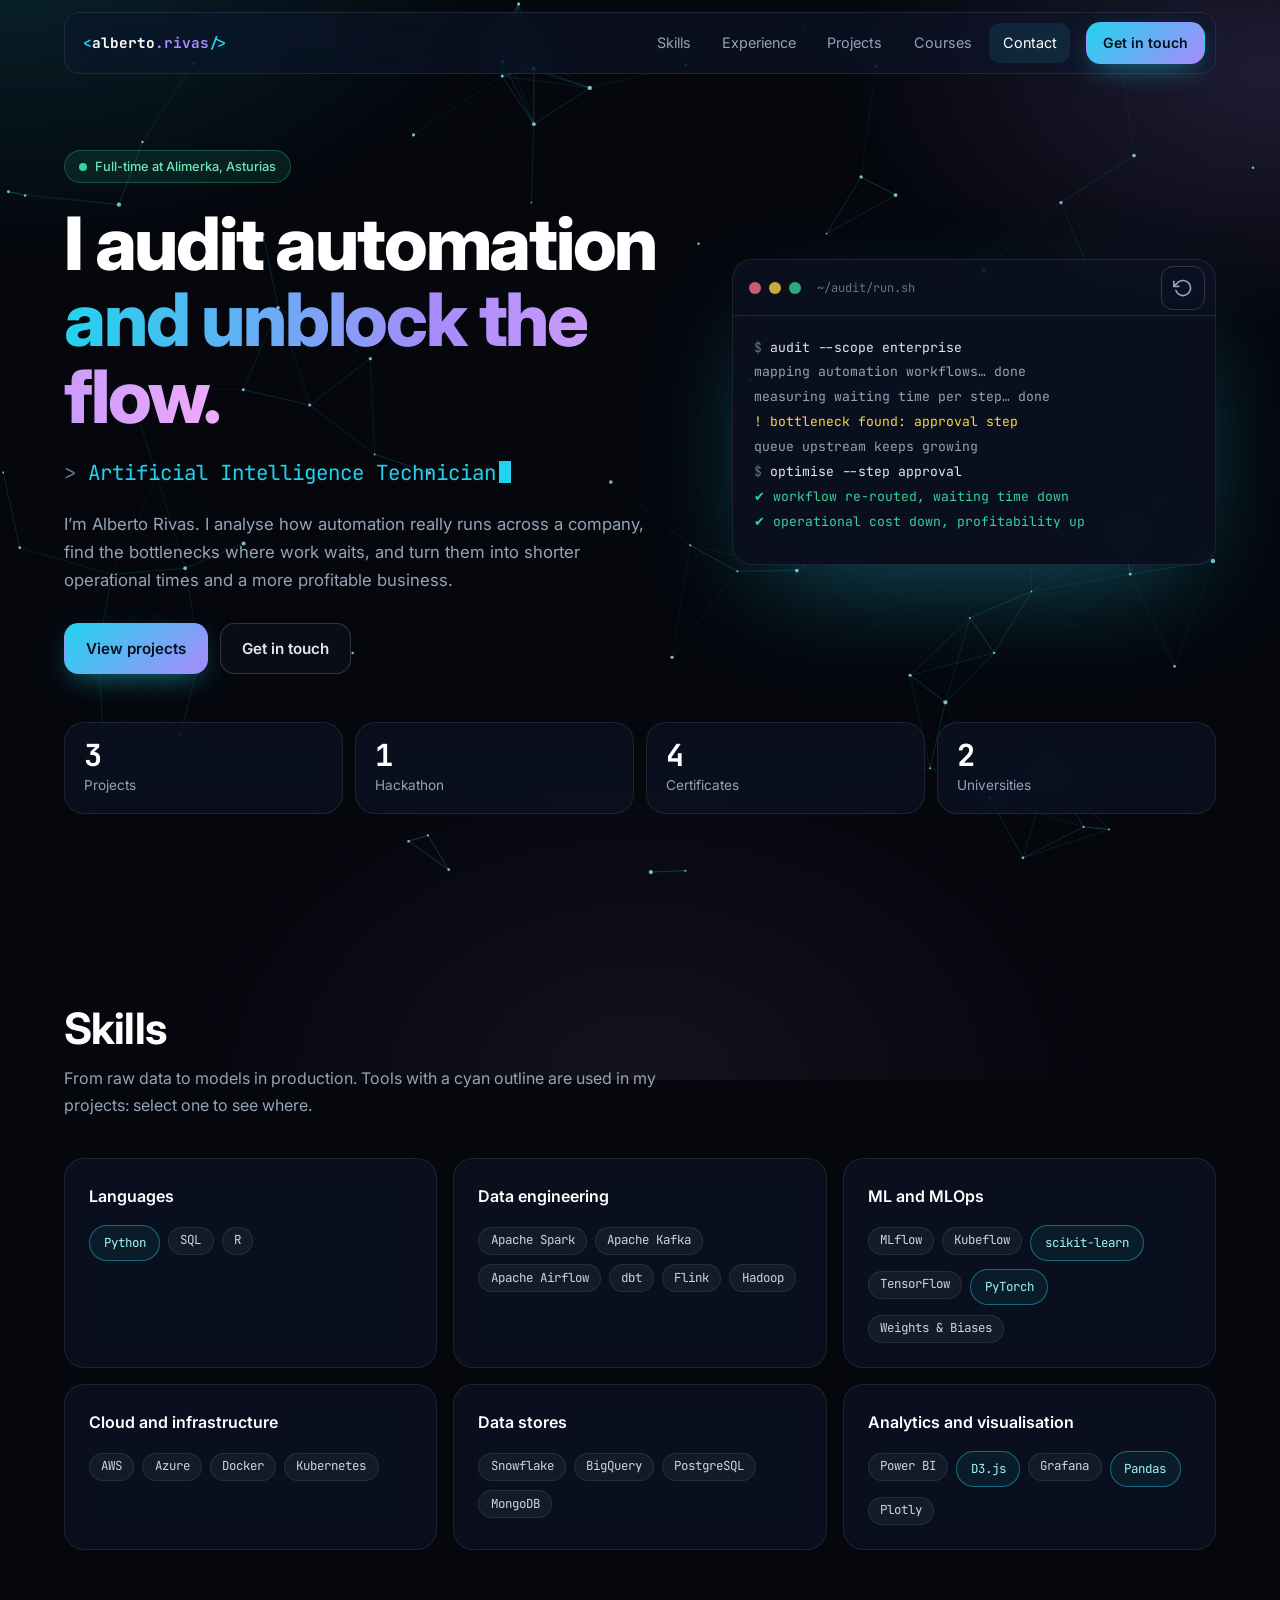
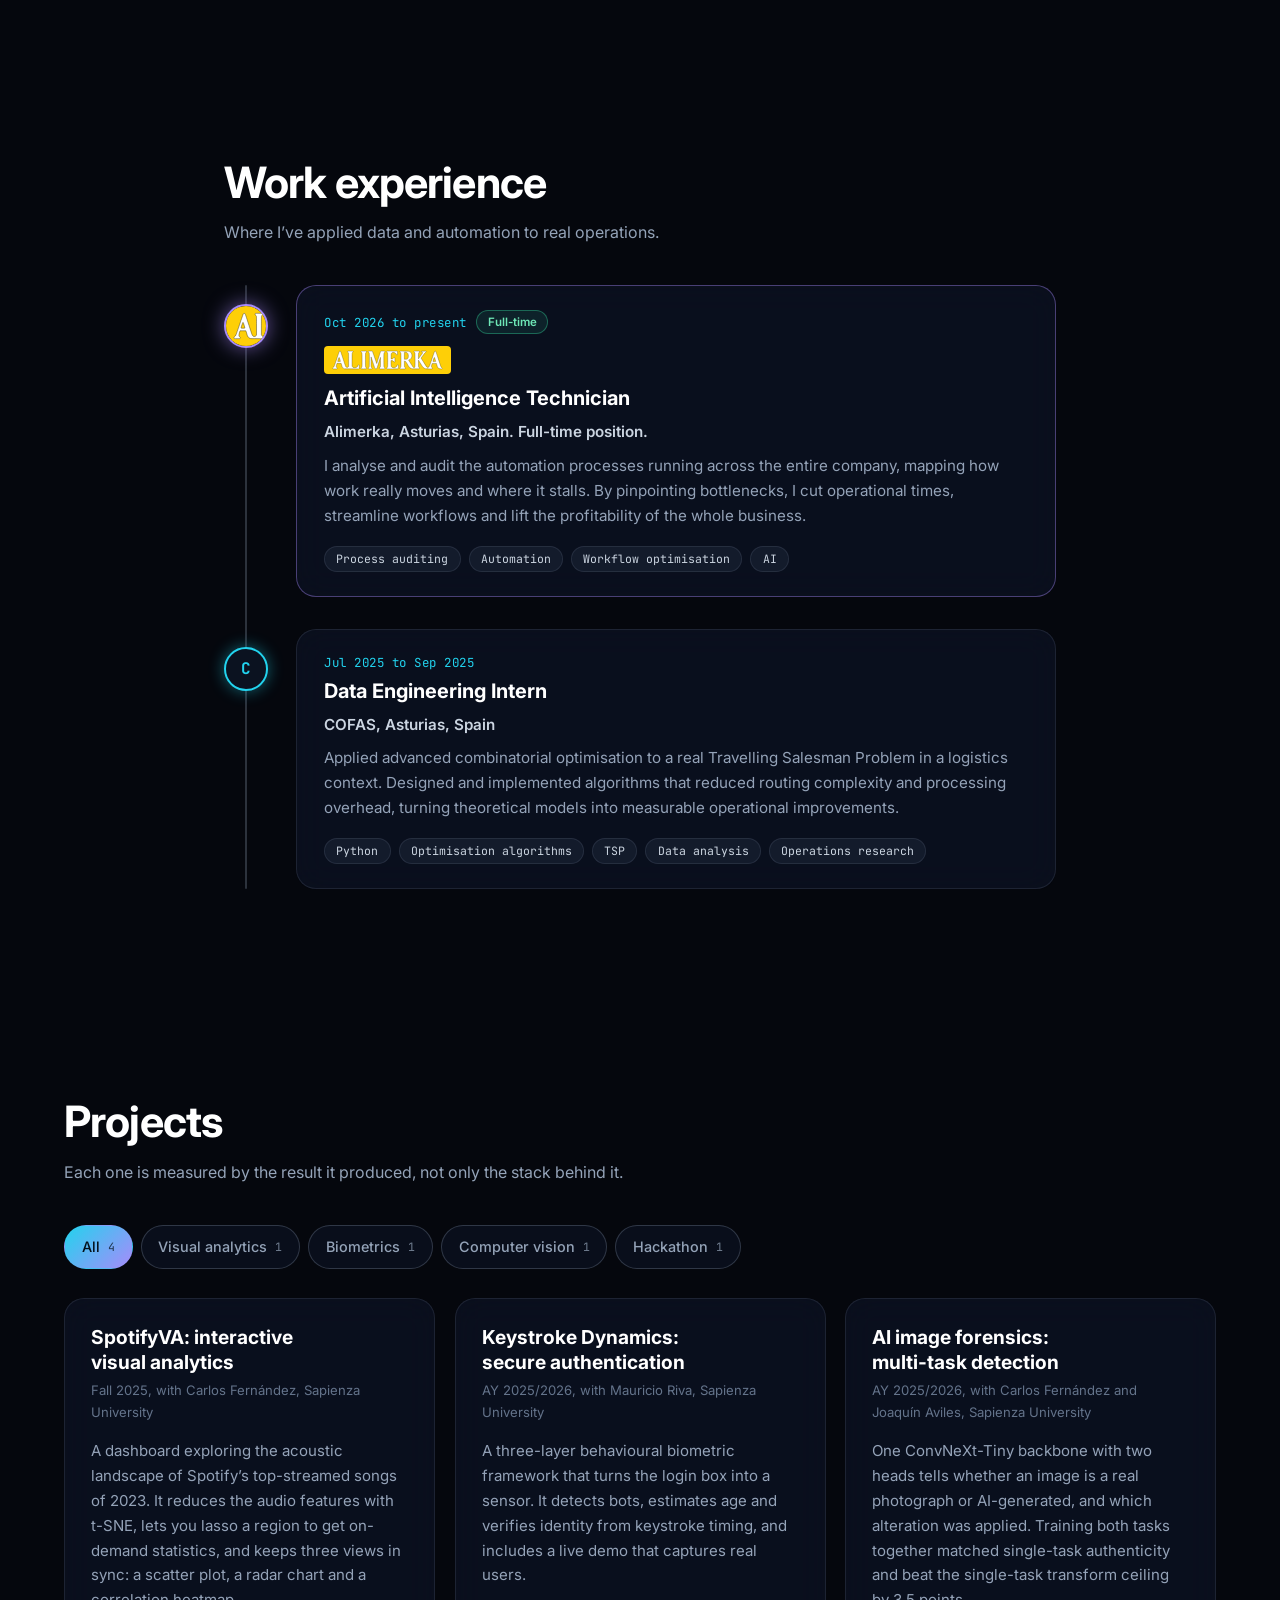
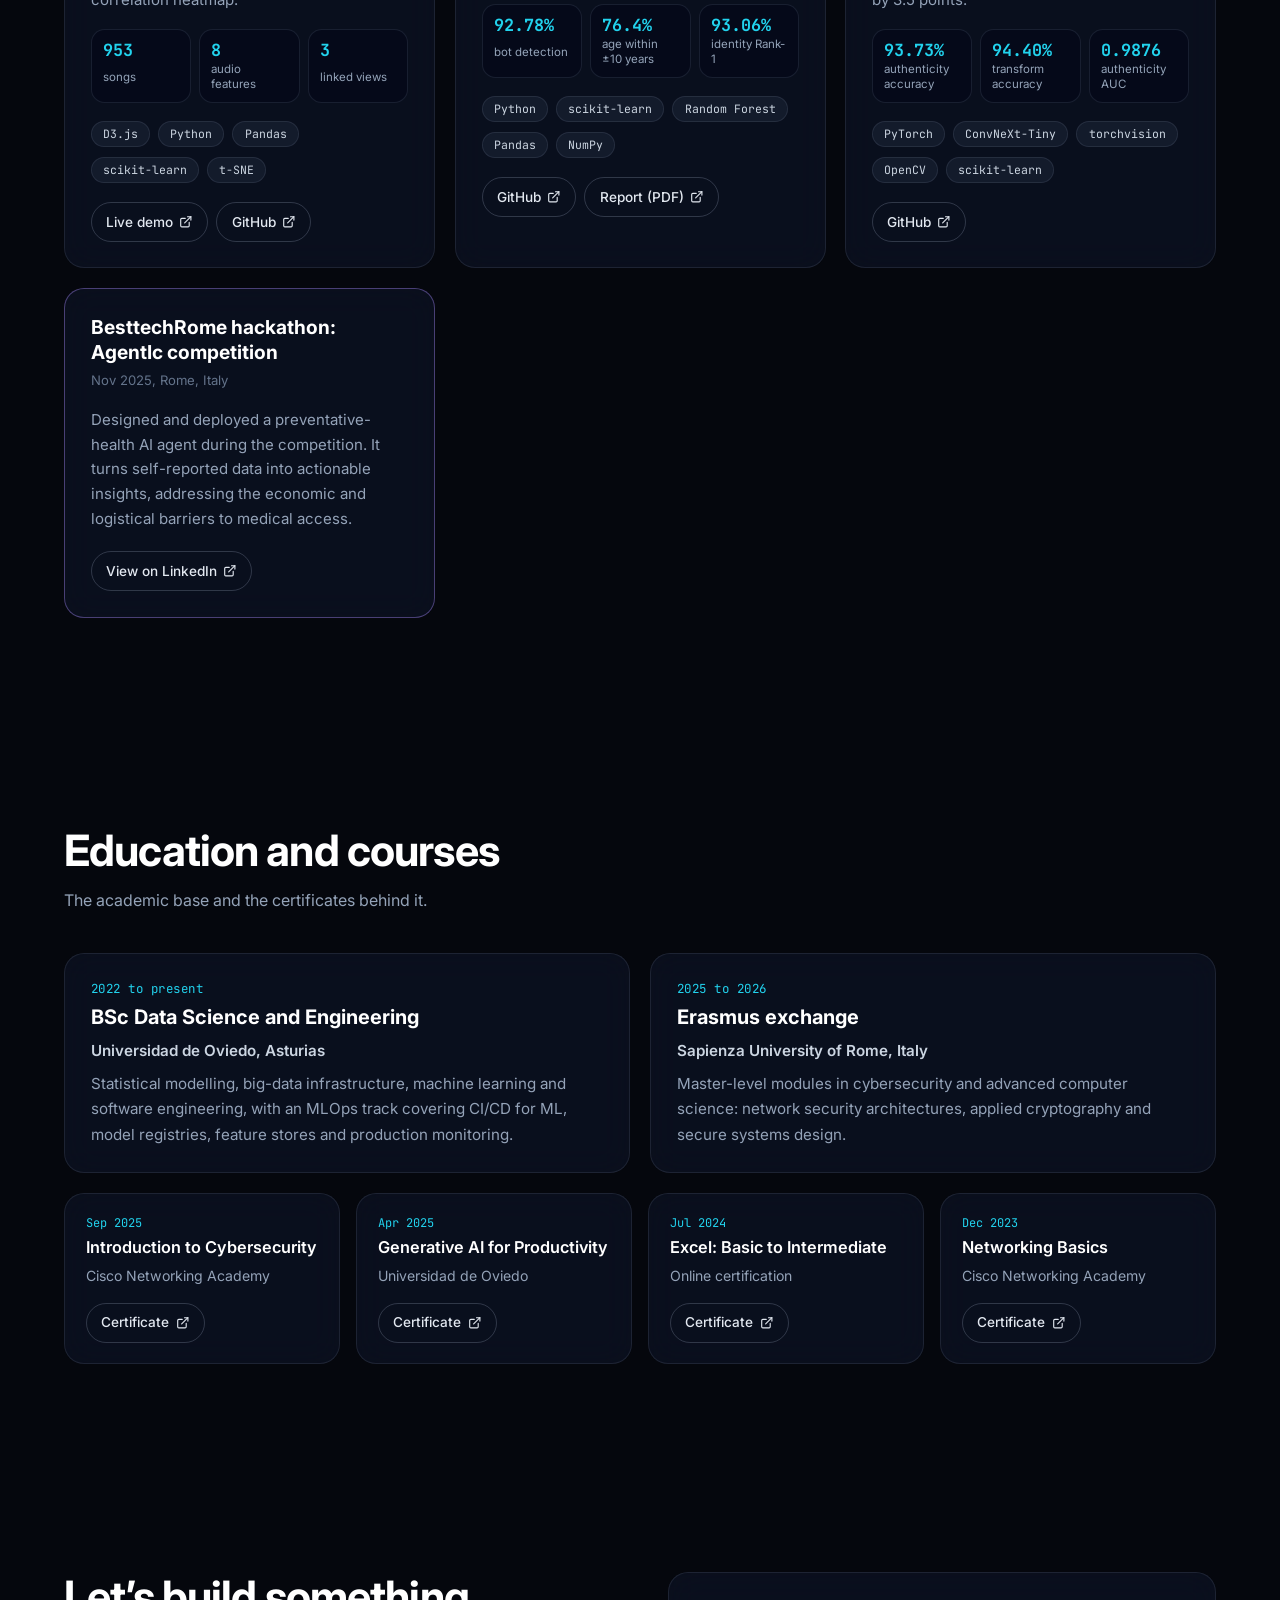
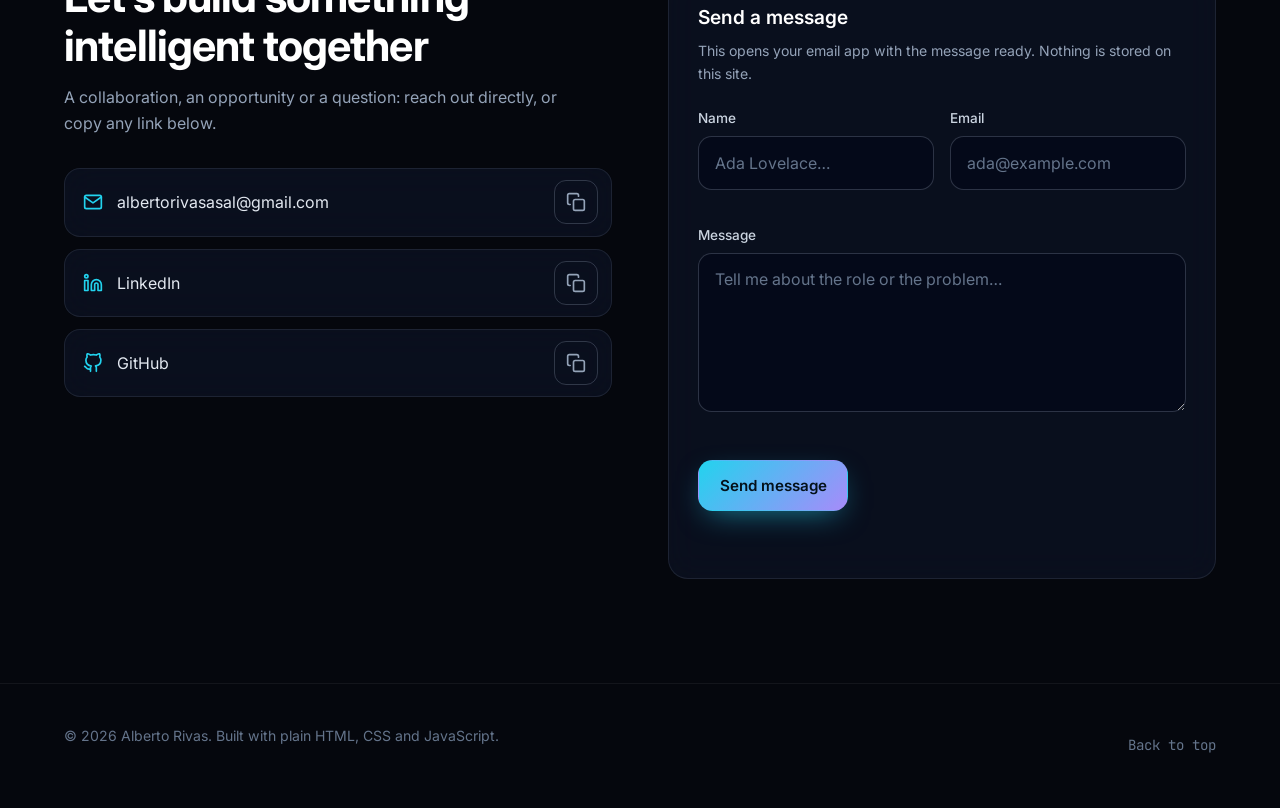
<file: index.html>
<!DOCTYPE html>
<html lang="en">
<head>
  <meta charset="UTF-8" />
  <meta name="viewport" content="width=device-width, initial-scale=1" />
  <meta name="theme-color" content="#05070d" />
  <meta name="color-scheme" content="dark" />
  <meta name="description" content="Alberto Rivas, Artificial Intelligence Technician at Alimerka. Process automation, data science and MLOps." />
  <title>Alberto Rivas | AI Technician and Data Engineer</title>

  <link rel="preconnect" href="https://fonts.googleapis.com" />
  <link rel="preconnect" href="https://fonts.gstatic.com" crossorigin />
  <link href="https://fonts.googleapis.com/css2?family=Inter:wght@400;500;600;700;800&family=JetBrains+Mono:wght@400;500;700&display=swap" rel="stylesheet" />
  <link rel="stylesheet" href="styles.css" />
  <script>document.documentElement.classList.add('js');</script>
</head>
<body>
  <a class="skip-link" href="#main">Skip to content</a>

  <!-- Icon sprite -->
  <svg width="0" height="0" style="position:absolute" aria-hidden="true" focusable="false">
    <defs>
      <symbol id="i-copy" viewBox="0 0 24 24"><rect x="9" y="9" width="13" height="13" rx="2"/><path d="M5 15H4a2 2 0 0 1-2-2V4a2 2 0 0 1 2-2h9a2 2 0 0 1 2 2v1"/></symbol>
      <symbol id="i-check" viewBox="0 0 24 24"><polyline points="20 6 9 17 4 12"/></symbol>
      <symbol id="i-ext" viewBox="0 0 24 24"><path d="M18 13v6a2 2 0 0 1-2 2H5a2 2 0 0 1-2-2V8a2 2 0 0 1 2-2h6"/><polyline points="15 3 21 3 21 9"/><line x1="10" y1="14" x2="21" y2="3"/></symbol>
      <symbol id="i-mail" viewBox="0 0 24 24"><path d="M4 4h16a2 2 0 0 1 2 2v12a2 2 0 0 1-2 2H4a2 2 0 0 1-2-2V6a2 2 0 0 1 2-2z"/><polyline points="22,6 12,13 2,6"/></symbol>
      <symbol id="i-github" viewBox="0 0 24 24"><path d="M9 19c-5 1.5-5-2.5-7-3m14 6v-3.87a3.37 3.37 0 0 0-.94-2.61c3.14-.35 6.44-1.54 6.44-7A5.44 5.44 0 0 0 20 4.77 5.07 5.07 0 0 0 19.91 1S18.73.65 16 2.48a13.38 13.38 0 0 0-7 0C6.27.65 5.09 1 5.09 1A5.07 5.07 0 0 0 5 4.77a5.44 5.44 0 0 0-1.5 3.78c0 5.42 3.3 6.61 6.44 7A3.37 3.37 0 0 0 9 18.13V22"/></symbol>
      <symbol id="i-linkedin" viewBox="0 0 24 24"><path d="M16 8a6 6 0 0 1 6 6v7h-4v-7a2 2 0 0 0-2-2 2 2 0 0 0-2 2v7h-4v-7a6 6 0 0 1 6-6z"/><rect x="2" y="9" width="4" height="12"/><circle cx="4" cy="4" r="2"/></symbol>
      <symbol id="i-menu" viewBox="0 0 24 24"><line x1="3" y1="6" x2="21" y2="6"/><line x1="3" y1="12" x2="21" y2="12"/><line x1="3" y1="18" x2="21" y2="18"/></symbol>
      <symbol id="i-x" viewBox="0 0 24 24"><line x1="18" y1="6" x2="6" y2="18"/><line x1="6" y1="6" x2="18" y2="18"/></symbol>
      <symbol id="i-replay" viewBox="0 0 24 24"><polyline points="1 4 1 10 7 10"/><path d="M3.51 15a9 9 0 1 0 2.13-9.36L1 10"/></symbol>
    </defs>
  </svg>

  <canvas id="net" aria-hidden="true"></canvas>
  <div class="aurora" aria-hidden="true"></div>
  <div class="cursor-glow" id="cursor-glow" aria-hidden="true"></div>
  <div class="progress" id="progress" aria-hidden="true"></div>

  <!-- Header -->
  <header class="header" id="header">
    <nav class="nav glass" aria-label="Main">
      <a class="nav__logo" href="#hero" translate="no">
        <span class="c-cyan">&lt;</span>alberto<span class="c-violet">.rivas</span><span class="c-cyan"> /&gt;</span>
      </a>
      <ul class="nav__links" id="nav-links">
        <li><a class="nav__link" href="#skills">Skills</a></li>
        <li><a class="nav__link" href="#experience">Experience</a></li>
        <li><a class="nav__link" href="#projects">Projects</a></li>
        <li><a class="nav__link" href="#courses">Courses</a></li>
        <li><a class="nav__link" href="#contact">Contact</a></li>
      </ul>
      <a class="btn btn--primary btn--sm nav__cta" href="#contact">Get in touch</a>
      <button class="nav__toggle" id="nav-toggle" type="button" aria-expanded="false" aria-controls="mobile-menu" aria-label="Open menu">
        <svg class="icon" aria-hidden="true"><use href="#i-menu"/></svg>
      </button>
    </nav>
    <div class="mobile-menu glass" id="mobile-menu" hidden>
      <ul>
        <li><a href="#skills">Skills</a></li>
        <li><a href="#experience">Experience</a></li>
        <li><a href="#projects">Projects</a></li>
        <li><a href="#courses">Courses</a></li>
        <li><a href="#contact">Contact</a></li>
      </ul>
    </div>
  </header>

  <main id="main">
    <!-- Hero -->
    <section class="hero" id="hero" aria-labelledby="hero-title">
      <div class="container hero__grid">
        <div class="hero__copy">
          <p class="status reveal">
            <span class="pulse" aria-hidden="true"></span>
            Full-time at Alimerka, Asturias
          </p>
          <h1 class="hero__title reveal" id="hero-title" style="--d:80ms">
            I audit automation<br />
            <span class="text-gradient">and unblock the flow.</span>
          </h1>
          <p class="hero__role reveal" style="--d:160ms">
            <span class="c-dim" aria-hidden="true">&gt;</span>
            <span id="ticker" class="ticker" aria-hidden="true">Artificial Intelligence Technician</span>
            <span class="sr-only">Artificial Intelligence Technician at Alimerka, full-time</span>
          </p>
          <p class="hero__lede reveal" style="--d:240ms">
            I’m Alberto Rivas. I analyse how automation really runs across a company,
            find the bottlenecks where work waits, and turn them into shorter operational
            times and a more profitable business.
          </p>
          <div class="hero__cta reveal" style="--d:320ms">
            <a class="btn btn--primary" href="#projects">View projects</a>
            <a class="btn btn--ghost" href="#contact">Get in touch</a>
          </div>
        </div>

        <div class="terminal glass reveal" style="--d:200ms">
          <div class="terminal__bar">
            <span class="dot dot--r"></span><span class="dot dot--y"></span><span class="dot dot--g"></span>
            <span class="terminal__title" translate="no">~/audit/run.sh</span>
            <button class="icon-btn" id="term-replay" type="button" aria-label="Replay the audit animation">
              <svg class="icon" aria-hidden="true"><use href="#i-replay"/></svg>
            </button>
          </div>
          <div class="terminal__body" id="terminal" aria-hidden="true"></div>
          <p class="sr-only">Illustrative terminal output: workflows are mapped, a bottleneck is detected, and an optimisation is proposed.</p>
        </div>

        <dl class="stats reveal" style="--d:400ms">
          <div class="stat glass"><dt>Projects</dt><dd data-count="3">3</dd></div>
          <div class="stat glass"><dt>Hackathon</dt><dd data-count="1">1</dd></div>
          <div class="stat glass"><dt>Certificates</dt><dd data-count="4">4</dd></div>
          <div class="stat glass"><dt>Universities</dt><dd data-count="2">2</dd></div>
        </dl>
      </div>
    </section>

    <!-- Skills -->
    <section class="section" id="skills" aria-labelledby="skills-title">
      <div class="container">
        <div class="section__head reveal">
          <h2 class="h2" id="skills-title">Skills</h2>
          <p>
            From raw data to models in production. Tools with a cyan outline are used in my
            projects: select one to see where.
          </p>
        </div>

        <div class="skills">
          <article class="skill glass reveal">
            <h3>Languages</h3>
            <ul class="badges" translate="no">
              <li><button class="badge badge--tool" type="button" data-tool="python">Python</button></li>
              <li><span class="badge">SQL</span></li>
              <li><span class="badge">R</span></li>
            </ul>
          </article>
          <article class="skill glass reveal" style="--d:60ms">
            <h3>Data engineering</h3>
            <ul class="badges" translate="no">
              <li><span class="badge">Apache Spark</span></li>
              <li><span class="badge">Apache Kafka</span></li>
              <li><span class="badge">Apache Airflow</span></li>
              <li><span class="badge">dbt</span></li>
              <li><span class="badge">Flink</span></li>
              <li><span class="badge">Hadoop</span></li>
            </ul>
          </article>
          <article class="skill glass reveal" style="--d:120ms">
            <h3>ML and MLOps</h3>
            <ul class="badges" translate="no">
              <li><span class="badge">MLflow</span></li>
              <li><span class="badge">Kubeflow</span></li>
              <li><button class="badge badge--tool" type="button" data-tool="scikit-learn">scikit-learn</button></li>
              <li><span class="badge">TensorFlow</span></li>
              <li><button class="badge badge--tool" type="button" data-tool="pytorch">PyTorch</button></li>
              <li><span class="badge">Weights&nbsp;&amp;&nbsp;Biases</span></li>
            </ul>
          </article>
          <article class="skill glass reveal">
            <h3>Cloud and infrastructure</h3>
            <ul class="badges" translate="no">
              <li><span class="badge">AWS</span></li>
              <li><span class="badge">Azure</span></li>
              <li><span class="badge">Docker</span></li>
              <li><span class="badge">Kubernetes</span></li>
            </ul>
          </article>
          <article class="skill glass reveal" style="--d:60ms">
            <h3>Data stores</h3>
            <ul class="badges" translate="no">
              <li><span class="badge">Snowflake</span></li>
              <li><span class="badge">BigQuery</span></li>
              <li><span class="badge">PostgreSQL</span></li>
              <li><span class="badge">MongoDB</span></li>
            </ul>
          </article>
          <article class="skill glass reveal" style="--d:120ms">
            <h3>Analytics and visualisation</h3>
            <ul class="badges" translate="no">
              <li><span class="badge">Power BI</span></li>
              <li><button class="badge badge--tool" type="button" data-tool="d3.js">D3.js</button></li>
              <li><span class="badge">Grafana</span></li>
              <li><button class="badge badge--tool" type="button" data-tool="pandas">Pandas</button></li>
              <li><span class="badge">Plotly</span></li>
            </ul>
          </article>
        </div>
      </div>
    </section>

    <!-- Experience -->
    <section class="section" id="experience" aria-labelledby="exp-title">
      <div class="container container--narrow">
        <div class="section__head reveal">
          <h2 class="h2" id="exp-title">Work experience</h2>
          <p>Where I’ve applied data and automation to real operations.</p>
        </div>

        <ol class="timeline" id="timeline">
          <li class="t-item reveal">
            <div class="t-logo t-logo--now" data-fallback="A">
              <img src="assets/alimerka-mark.svg" alt="" width="44" height="44" />
            </div>
            <article class="t-card glass t-card--now">
              <div class="t-top">
                <p class="t-date"><time>Oct 2026</time> to present</p>
                <span class="tag-ft">Full-time</span>
              </div>
              <img class="t-brand" src="assets/alimerka-logo.svg" alt="Alimerka" width="126" height="28" />
              <h3>Artificial Intelligence Technician</h3>
              <p class="t-company">Alimerka, Asturias, Spain. Full-time position.</p>
              <p>
                I analyse and audit the automation processes running across the entire
                company, mapping how work really moves and where it stalls. By pinpointing
                bottlenecks, I cut operational times, streamline workflows and lift the
                profitability of the whole business.
              </p>
              <ul class="badges badges--sm" translate="no">
                <li><span class="badge">Process auditing</span></li>
                <li><span class="badge">Automation</span></li>
                <li><span class="badge">Workflow optimisation</span></li>
                <li><span class="badge">AI</span></li>
              </ul>
            </article>
          </li>

          <li class="t-item reveal">
            <div class="t-logo" data-fallback="C">
              <img src="https://media1.giphy.com/media/v1.Y2lkPTc5MGI3NjExMzU5dXljNmxmbHBobm1jdnRsMzl6czJ3bDN1anZlaGhhbjNyZjU3eiZlcD12MV9pbnRlcm5hbF9naWZfYnlfaWQmY3Q9Zw/Tlemc1Y9TOzDxT4aGC/giphy.gif" alt="COFAS logo" width="44" height="44" loading="lazy" />
            </div>
            <article class="t-card glass">
              <p class="t-date"><time>Jul 2025</time> to <time>Sep 2025</time></p>
              <h3>Data Engineering Intern</h3>
              <p class="t-company">COFAS, Asturias, Spain</p>
              <p>
                Applied advanced combinatorial optimisation to a real Travelling Salesman
                Problem in a logistics context. Designed and implemented algorithms that
                reduced routing complexity and processing overhead, turning theoretical
                models into measurable operational improvements.
              </p>
              <ul class="badges badges--sm" translate="no">
                <li><span class="badge">Python</span></li>
                <li><span class="badge">Optimisation algorithms</span></li>
                <li><span class="badge">TSP</span></li>
                <li><span class="badge">Data analysis</span></li>
                <li><span class="badge">Operations research</span></li>
              </ul>
            </article>
          </li>
        </ol>
      </div>
    </section>

    <!-- Projects -->
    <section class="section" id="projects" aria-labelledby="projects-title">
      <div class="container">
        <div class="section__head reveal">
          <h2 class="h2" id="projects-title">Projects</h2>
          <p>Each one is measured by the result it produced, not only the stack behind it.</p>
        </div>

        <div class="filters reveal" role="group" aria-label="Filter projects by category" id="filters">
          <button class="filter" type="button" data-cat="all" aria-pressed="true">All <span class="filter__n" data-n="all"></span></button>
          <button class="filter" type="button" data-cat="visual" aria-pressed="false">Visual analytics <span class="filter__n" data-n="visual"></span></button>
          <button class="filter" type="button" data-cat="biometrics" aria-pressed="false">Biometrics <span class="filter__n" data-n="biometrics"></span></button>
          <button class="filter" type="button" data-cat="vision" aria-pressed="false">Computer vision <span class="filter__n" data-n="vision"></span></button>
          <button class="filter" type="button" data-cat="hackathon" aria-pressed="false">Hackathon <span class="filter__n" data-n="hackathon"></span></button>
        </div>

        <p class="tool-status" id="tool-status" hidden>
          Showing projects that use <span class="badge badge--on" id="tool-label" translate="no"></span>
          <button class="link-btn" id="tool-clear" type="button">Clear filter</button>
        </p>

        <div class="projects" id="projects-grid" aria-live="polite">
          <article class="project glass" data-cat="visual" data-tools="d3.js python pandas scikit-learn">
            <header class="project__head">
              <h3>SpotifyVA: interactive visual analytics</h3>
              <p class="project__meta">Fall 2025, with Carlos Fernández, Sapienza University</p>
            </header>
            <p>
              A dashboard exploring the acoustic landscape of Spotify’s top-streamed songs of
              2023. It reduces the audio features with t-SNE, lets you lasso a region to get
              on-demand statistics, and keeps three views in sync: a scatter plot, a radar
              chart and a correlation heatmap.
            </p>
            <dl class="metrics">
              <div class="metric"><dd>953</dd><dt>songs</dt></div>
              <div class="metric"><dd>8</dd><dt>audio features</dt></div>
              <div class="metric"><dd>3</dd><dt>linked views</dt></div>
            </dl>
            <ul class="badges badges--sm" translate="no">
              <li><span class="badge">D3.js</span></li><li><span class="badge">Python</span></li><li><span class="badge">Pandas</span></li><li><span class="badge">scikit-learn</span></li><li><span class="badge">t-SNE</span></li>
            </ul>
            <p class="project__links">
              <a class="chip-link" href="https://uo295831.github.io/Visual_Analytics/" target="_blank" rel="noopener">Live demo <svg class="icon icon--sm" aria-hidden="true"><use href="#i-ext"/></svg></a>
              <a class="chip-link" href="https://github.com/UO295831/Visual_Analytics" target="_blank" rel="noopener">GitHub <svg class="icon icon--sm" aria-hidden="true"><use href="#i-ext"/></svg></a>
            </p>
          </article>

          <article class="project glass" data-cat="biometrics" data-tools="python scikit-learn pandas">
            <header class="project__head">
              <h3>Keystroke Dynamics: secure authentication</h3>
              <p class="project__meta">AY 2025/2026, with Mauricio Riva, Sapienza University</p>
            </header>
            <p>
              A three-layer behavioural biometric framework that turns the login box into a
              sensor. It detects bots, estimates age and verifies identity from keystroke
              timing, and includes a live demo that captures real users.
            </p>
            <dl class="metrics">
              <div class="metric"><dd>92.78%</dd><dt>bot detection</dt></div>
              <div class="metric"><dd>76.4%</dd><dt>age within ±10 years</dt></div>
              <div class="metric"><dd>93.06%</dd><dt>identity Rank-1</dt></div>
            </dl>
            <ul class="badges badges--sm" translate="no">
              <li><span class="badge">Python</span></li><li><span class="badge">scikit-learn</span></li><li><span class="badge">Random Forest</span></li><li><span class="badge">Pandas</span></li><li><span class="badge">NumPy</span></li>
            </ul>
            <p class="project__links">
              <a class="chip-link" href="https://github.com/alr7047/Keystroke-Dynamics" target="_blank" rel="noopener">GitHub <svg class="icon icon--sm" aria-hidden="true"><use href="#i-ext"/></svg></a>
              <a class="chip-link" href="https://github.com/alr7047/Keystroke-Dynamics/blob/main/Biometrics_Report/main.pdf" target="_blank" rel="noopener">Report (PDF) <svg class="icon icon--sm" aria-hidden="true"><use href="#i-ext"/></svg></a>
            </p>
          </article>

          <article class="project glass" data-cat="vision" data-tools="python pytorch scikit-learn">
            <header class="project__head">
              <h3>AI image forensics: multi-task detection</h3>
              <p class="project__meta">AY 2025/2026, with Carlos Fernández and Joaquín Aviles, Sapienza University</p>
            </header>
            <p>
              One ConvNeXt-Tiny backbone with two heads tells whether an image is a real
              photograph or AI-generated, and which alteration was applied. Training both
              tasks together matched single-task authenticity and beat the single-task
              transform ceiling by 3.5&nbsp;points.
            </p>
            <dl class="metrics">
              <div class="metric"><dd>93.73%</dd><dt>authenticity accuracy</dt></div>
              <div class="metric"><dd>94.40%</dd><dt>transform accuracy</dt></div>
              <div class="metric"><dd>0.9876</dd><dt>authenticity AUC</dt></div>
            </dl>
            <ul class="badges badges--sm" translate="no">
              <li><span class="badge">PyTorch</span></li><li><span class="badge">ConvNeXt-Tiny</span></li><li><span class="badge">torchvision</span></li><li><span class="badge">OpenCV</span></li><li><span class="badge">scikit-learn</span></li>
            </ul>
            <p class="project__links">
              <a class="chip-link" href="https://github.com/UO295831/Computer-Vision-project-2.git" target="_blank" rel="noopener">GitHub <svg class="icon icon--sm" aria-hidden="true"><use href="#i-ext"/></svg></a>
            </p>
          </article>

          <article class="project project--award glass" data-cat="hackathon" data-tools="">
            <header class="project__head">
              <h3>BesttechRome hackathon: AgentIc competition</h3>
              <p class="project__meta">Nov 2025, Rome, Italy</p>
            </header>
            <p>
              Designed and deployed a preventative-health AI agent during the competition.
              It turns self-reported data into actionable insights, addressing the economic
              and logistical barriers to medical access.
            </p>
            <p class="project__links">
              <a class="chip-link" href="https://www.linkedin.com/in/alberto-rivas-casal-158316327/overlay/Certifications/1596691423/treasury/?profileId=ACoAAFJzTlQBdUCXcsDe7ppoL6VC1khjww1r0h4" target="_blank" rel="noopener">View on LinkedIn <svg class="icon icon--sm" aria-hidden="true"><use href="#i-ext"/></svg></a>
            </p>
          </article>
        </div>

        <p class="empty glass" id="projects-empty" hidden>
          No projects match this filter. Choose another category or clear the tool filter.
        </p>
      </div>
    </section>

    <!-- Education and courses -->
    <section class="section" id="courses" aria-labelledby="courses-title">
      <div class="container">
        <div class="section__head reveal">
          <h2 class="h2" id="courses-title">Education and courses</h2>
          <p>The academic base and the certificates behind it.</p>
        </div>

        <div class="edu">
          <article class="edu__card glass reveal">
            <p class="t-date">2022 to present</p>
            <h3>BSc Data Science and Engineering</h3>
            <p class="t-company">Universidad de Oviedo, Asturias</p>
            <p>
              Statistical modelling, big-data infrastructure, machine learning and software
              engineering, with an MLOps track covering CI/CD for ML, model registries,
              feature stores and production monitoring.
            </p>
          </article>
          <article class="edu__card glass reveal" style="--d:80ms">
            <p class="t-date">2025 to 2026</p>
            <h3>Erasmus exchange</h3>
            <p class="t-company">Sapienza University of Rome, Italy</p>
            <p>
              Master-level modules in cybersecurity and advanced computer science: network
              security architectures, applied cryptography and secure systems design.
            </p>
          </article>
        </div>

        <ul class="courses">
          <li class="course glass reveal">
            <time>Sep 2025</time>
            <h3>Introduction to Cybersecurity</h3>
            <p>Cisco Networking Academy</p>
            <a class="chip-link" href="https://www.credly.com/badges/98ccd47d-d03b-43cf-9e06-cc42e0bcb447/linked_in_profile" target="_blank" rel="noopener">Certificate <svg class="icon icon--sm" aria-hidden="true"><use href="#i-ext"/></svg></a>
          </li>
          <li class="course glass reveal" style="--d:60ms">
            <time>Apr 2025</time>
            <h3>Generative AI for Productivity</h3>
            <p>Universidad de Oviedo</p>
            <a class="chip-link" href="https://www.linkedin.com/in/alberto-rivas-casal-158316327/overlay/Certifications/809339213/treasury/?profileId=ACoAAFJzTlQBdUCXcsDe7ppoL6VC1khjww1r0h4" target="_blank" rel="noopener">Certificate <svg class="icon icon--sm" aria-hidden="true"><use href="#i-ext"/></svg></a>
          </li>
          <li class="course glass reveal" style="--d:120ms">
            <time>Jul 2024</time>
            <h3>Excel: Basic to Intermediate</h3>
            <p>Online certification</p>
            <a class="chip-link" href="https://www.linkedin.com/in/alberto-rivas-casal-158316327/overlay/Certifications/1362265509/treasury/?profileId=ACoAAFJzTlQBdUCXcsDe7ppoL6VC1khjww1r0h4" target="_blank" rel="noopener">Certificate <svg class="icon icon--sm" aria-hidden="true"><use href="#i-ext"/></svg></a>
          </li>
          <li class="course glass reveal" style="--d:180ms">
            <time>Dec 2023</time>
            <h3>Networking Basics</h3>
            <p>Cisco Networking Academy</p>
            <a class="chip-link" href="https://www.credly.com/badges/1f981607-f6d4-440d-8632-c19a0839e84e/public_url" target="_blank" rel="noopener">Certificate <svg class="icon icon--sm" aria-hidden="true"><use href="#i-ext"/></svg></a>
          </li>
        </ul>
      </div>
    </section>

    <!-- Contact -->
    <section class="section" id="contact" aria-labelledby="contact-title">
      <div class="container contact">
        <div class="reveal">
          <h2 class="h2" id="contact-title">Let’s build something intelligent together</h2>
          <p class="contact__lede">
            A collaboration, an opportunity or a question: reach out directly, or copy any
            link below.
          </p>
          <ul class="contact__links">
            <li class="contact__item glass">
              <svg class="icon" aria-hidden="true"><use href="#i-mail"/></svg>
              <a href="mailto:albertorivasasal@gmail.com" data-copy-text="albertorivasasal@gmail.com">albertorivasasal@gmail.com</a>
              <button class="icon-btn" type="button" data-copy="albertorivasasal@gmail.com" aria-label="Copy email address"><svg class="icon" aria-hidden="true"><use href="#i-copy"/></svg></button>
            </li>
            <li class="contact__item glass">
              <svg class="icon" aria-hidden="true"><use href="#i-linkedin"/></svg>
              <a href="https://www.linkedin.com/in/alberto-rivas-casal-158316327/" target="_blank" rel="noopener">LinkedIn</a>
              <button class="icon-btn" type="button" data-copy="https://www.linkedin.com/in/alberto-rivas-casal-158316327/" aria-label="Copy LinkedIn link"><svg class="icon" aria-hidden="true"><use href="#i-copy"/></svg></button>
            </li>
            <li class="contact__item glass">
              <svg class="icon" aria-hidden="true"><use href="#i-github"/></svg>
              <a href="https://github.com/UO295831" target="_blank" rel="noopener">GitHub</a>
              <button class="icon-btn" type="button" data-copy="https://github.com/UO295831" aria-label="Copy GitHub link"><svg class="icon" aria-hidden="true"><use href="#i-copy"/></svg></button>
            </li>
          </ul>
        </div>

        <form class="form glass reveal" id="contact-form" style="--d:100ms" novalidate>
          <h3>Send a message</h3>
          <p class="form__hint">This opens your email app with the message ready. Nothing is stored on this site.</p>
          <div class="form__grid">
            <div class="field">
              <label for="cf-name">Name</label>
              <input id="cf-name" name="name" autocomplete="name" maxlength="80" placeholder="Ada Lovelace…" aria-describedby="e-name" />
              <p class="field__error" id="e-name"></p>
            </div>
            <div class="field">
              <label for="cf-email">Email</label>
              <input id="cf-email" name="email" type="email" inputmode="email" autocomplete="email" spellcheck="false" maxlength="120" placeholder="ada@example.com" aria-describedby="e-email" />
              <p class="field__error" id="e-email"></p>
            </div>
            <div class="field field--full">
              <label for="cf-message">Message</label>
              <textarea id="cf-message" name="message" rows="5" maxlength="2000" placeholder="Tell me about the role or the problem…" aria-describedby="e-message"></textarea>
              <p class="field__error" id="e-message"></p>
            </div>
          </div>
          <button class="btn btn--primary" type="submit">Send message</button>
          <p class="form__status" id="form-status" role="status" aria-live="polite"></p>
        </form>
      </div>
    </section>
  </main>

  <footer class="footer">
    <div class="container footer__row">
      <p>© <span id="year">2026</span> <span translate="no">Alberto Rivas</span>. Built with plain HTML, CSS and JavaScript.</p>
      <a href="#hero">Back to top</a>
    </div>
  </footer>

  <div class="toast" id="toast" role="status" aria-live="polite"></div>

  <script src="script.js" defer></script>
</body>
</html>
</file>
<file: styles.css>
/* ───────── Tokens ───────── */
:root {
  --bg: #05070d;
  --surface: rgba(15, 23, 42, .55);
  --border: rgba(148, 163, 184, .14);
  --border-strong: rgba(148, 163, 184, .28);
  --text: #e2e8f0;
  --muted: #94a3b8;
  --dim: #64748b;
  --cyan: #22d3ee;
  --violet: #a78bfa;
  --pink: #f0abfc;
  --emerald: #34d399;
  --danger: #f87171;

  --radius: 1.25rem;
  --font: "Inter", system-ui, -apple-system, "Segoe UI", Roboto, sans-serif;
  --mono: "JetBrains Mono", ui-monospace, SFMono-Regular, Menlo, Consolas, monospace;
  --ease: cubic-bezier(.2, .8, .2, 1);

  color-scheme: dark;
}

/* ───────── Base ───────── */
*, *::before, *::after { box-sizing: border-box; }
[hidden] { display: none !important; }

html { scroll-padding-top: 6rem; -webkit-text-size-adjust: 100%; }
@media (prefers-reduced-motion: no-preference) { html { scroll-behavior: smooth; } }

body {
  margin: 0;
  min-height: 100vh;
  background: var(--bg);
  color: var(--text);
  font-family: var(--font);
  font-size: 1rem;
  line-height: 1.65;
  -webkit-font-smoothing: antialiased;
  -webkit-tap-highlight-color: rgba(34, 211, 238, .2);
  touch-action: manipulation;
  overflow-x: hidden;
}
::selection { background: rgba(34, 211, 238, .3); }

h1, h2, h3, p, ul, ol, dl, dd, figure { margin: 0; }
ul, ol { padding: 0; list-style: none; }
img, svg { display: block; max-width: 100%; }
a { color: inherit; }
button { font: inherit; color: inherit; cursor: pointer; }

:focus-visible { outline: 2px solid var(--cyan); outline-offset: 3px; border-radius: .5rem; }

.container { width: min(100% - 2.5rem, 72rem); margin-inline: auto; }
.container--narrow { width: min(100% - 2.5rem, 52rem); }

.sr-only {
  position: absolute; width: 1px; height: 1px; overflow: hidden;
  clip-path: inset(50%); white-space: nowrap;
}

.skip-link {
  position: fixed; left: 1rem; top: 1rem; z-index: 100;
  padding: .6rem 1rem; border-radius: .7rem; background: var(--cyan); color: #04111a; font-weight: 600;
  transform: translateY(-300%);
}
.skip-link:focus { transform: none; }

.icon { width: 1.25rem; height: 1.25rem; fill: none; stroke: currentColor; stroke-width: 2; stroke-linecap: round; stroke-linejoin: round; flex-shrink: 0; }
.icon--sm { width: .85rem; height: .85rem; }

.c-cyan { color: var(--cyan); }
.c-violet { color: var(--violet); }
.c-dim { color: var(--dim); }

.text-gradient {
  background: linear-gradient(90deg, var(--cyan), var(--violet) 55%, var(--pink));
  -webkit-background-clip: text; background-clip: text; color: transparent;
}

/* ───────── Interactive background ───────── */
#net { position: fixed; inset: 0; width: 100%; height: 100%; z-index: 0; pointer-events: none; }

.aurora {
  position: fixed; inset: -20%; z-index: 0; pointer-events: none;
  background:
    radial-gradient(40% 35% at 15% 10%, rgba(34, 211, 238, .14), transparent 70%),
    radial-gradient(35% 30% at 85% 20%, rgba(167, 139, 250, .16), transparent 70%),
    radial-gradient(40% 40% at 50% 100%, rgba(240, 171, 252, .07), transparent 70%);
}

.cursor-glow {
  position: fixed; left: 0; top: 0; z-index: 0; pointer-events: none;
  width: 520px; height: 520px; margin: -260px 0 0 -260px;
  background: radial-gradient(circle, rgba(34, 211, 238, .13), rgba(167, 139, 250, .06) 40%, transparent 70%);
  opacity: 0; transition: opacity .4s;
  will-change: transform;
}
.cursor-glow.is-on { opacity: 1; }
@media (pointer: coarse) { .cursor-glow { display: none; } }

.progress {
  position: fixed; left: 0; top: 0; right: 0; height: 2px; z-index: 60;
  background: linear-gradient(90deg, var(--cyan), var(--violet));
  transform-origin: left; transform: scaleX(0);
}

main, .footer { position: relative; z-index: 1; }

/* ───────── Glass surfaces ───────── */
.glass {
  position: relative; isolation: isolate;
  background: var(--surface);
  -webkit-backdrop-filter: blur(16px) saturate(140%);
  backdrop-filter: blur(16px) saturate(140%);
  border: 1px solid var(--border);
  border-radius: var(--radius);
  transition: transform .35s var(--ease), border-color .35s, box-shadow .35s;
}
/* spotlight follows the pointer inside each surface */
.glass::before {
  content: ""; position: absolute; inset: 0; z-index: -1; border-radius: inherit; pointer-events: none;
  background: radial-gradient(360px circle at var(--mx, 50%) var(--my, 50%), rgba(34, 211, 238, .13), transparent 65%);
  opacity: 0; transition: opacity .3s;
}
.glass:hover::before { opacity: 1; }
.project:hover, .skill:hover, .course:hover, .edu__card:hover, .t-card:hover {
  transform: translateY(-4px);
  border-color: rgba(34, 211, 238, .35);
  box-shadow: 0 24px 60px -24px rgba(34, 211, 238, .35), inset 0 0 0 1px rgba(167, 139, 250, .1);
}

/* ───────── Buttons & small controls ───────── */
.btn {
  display: inline-flex; align-items: center; justify-content: center; gap: .5rem;
  min-height: 48px; padding: .75rem 1.3rem; border-radius: .9rem;
  font-weight: 600; font-size: .95rem; text-decoration: none; border: 1px solid transparent;
  transition: transform .2s, box-shadow .25s, border-color .25s, color .25s, background-color .25s;
}
.btn:active { transform: scale(.97); }
.btn--sm { min-height: 40px; padding: .5rem 1rem; font-size: .88rem; }
.btn--primary {
  color: #04111a; background: linear-gradient(135deg, var(--cyan), var(--violet));
  box-shadow: 0 10px 30px -10px rgba(34, 211, 238, .6);
}
.btn--primary:hover { transform: translateY(-2px); box-shadow: 0 14px 40px -10px rgba(167, 139, 250, .7); }
.btn--ghost { border-color: var(--border-strong); background: rgba(15, 23, 42, .4); }
.btn--ghost:hover { transform: translateY(-2px); border-color: var(--cyan); color: #fff; }

.icon-btn {
  display: grid; place-items: center; width: 44px; height: 44px; flex-shrink: 0;
  background: transparent; border: 1px solid var(--border-strong); border-radius: .75rem; color: var(--muted);
  transition: color .2s, border-color .2s, background-color .2s;
}
.icon-btn:hover { color: var(--cyan); border-color: var(--cyan); background: rgba(34, 211, 238, .08); }
.icon-btn.is-done { color: var(--emerald); border-color: var(--emerald); }

.link-btn { background: none; border: 0; padding: .4rem .2rem; color: var(--cyan); text-decoration: underline; text-underline-offset: 4px; }
.link-btn:hover { color: #fff; }

.chip-link {
  display: inline-flex; align-items: center; gap: .4rem; min-height: 40px; padding: .35rem .9rem;
  border: 1px solid var(--border-strong); border-radius: 999px;
  font-size: .85rem; font-weight: 500; text-decoration: none; color: var(--text);
  transition: color .2s, border-color .2s, background-color .2s;
}
.chip-link:hover { color: #fff; border-color: var(--cyan); background: rgba(34, 211, 238, .08); }

.badges { display: flex; flex-wrap: wrap; gap: .5rem; }
.badge {
  display: inline-flex; align-items: center; min-height: 28px; padding: .25rem .7rem; border-radius: 999px;
  border: 1px solid var(--border); background: rgba(30, 41, 59, .5);
  font: 400 .78rem/1.2 var(--mono); color: #cbd5e1;
}
.badges--sm .badge { min-height: 26px; font-size: .72rem; }
button.badge--tool {
  min-height: 36px; padding-inline: .85rem; border-color: rgba(34, 211, 238, .45); color: #a5f3fc;
  background: rgba(34, 211, 238, .06);
  transition: background-color .2s, color .2s, border-color .2s, transform .2s;
}
button.badge--tool:hover { background: rgba(34, 211, 238, .18); color: #fff; transform: translateY(-1px); }
.badge--on { border-color: rgba(34, 211, 238, .5); color: #a5f3fc; }

/* ───────── Header ───────── */
.header { position: fixed; inset: 0 0 auto 0; z-index: 50; padding: .75rem 1.25rem 0; }
.nav {
  width: min(100%, 72rem); margin-inline: auto;
  display: flex; align-items: center; justify-content: space-between; gap: 1rem;
  padding: .5rem .6rem .5rem 1.1rem; border-radius: 1rem;
  transition: background-color .3s, box-shadow .3s;
}
.header.is-scrolled .nav { background: rgba(5, 7, 13, .78); box-shadow: 0 10px 40px -20px rgba(0, 0, 0, .8); }
.nav__logo { font: 700 .9rem/1 var(--mono); color: #fff; text-decoration: none; display: inline-flex; align-items: center; min-height: 44px; }
.nav__links { display: none; align-items: center; gap: .25rem; margin-left: auto; }
.nav__link {
  display: inline-flex; align-items: center; min-height: 40px; padding: .4rem .85rem; border-radius: .7rem;
  color: var(--muted); font-size: .9rem; text-decoration: none; transition: color .2s, background-color .2s;
}
.nav__link:hover { color: #fff; }
.nav__link.is-active { color: #fff; background: rgba(34, 211, 238, .1); }
.nav__cta { display: none; }
.nav__toggle {
  display: grid; place-items: center; width: 44px; height: 44px; background: transparent; border: 0;
  border-radius: .75rem; color: var(--text);
}
.nav__toggle:hover { background: rgba(255, 255, 255, .05); }
.mobile-menu { width: min(100%, 72rem); margin: .5rem auto 0; padding: .5rem; border-radius: 1rem; }
.mobile-menu a { display: flex; align-items: center; min-height: 48px; padding: .5rem 1rem; border-radius: .7rem; text-decoration: none; }
.mobile-menu a:hover { background: rgba(255, 255, 255, .05); }
@media (min-width: 800px) {
  .nav__links, .nav__cta { display: flex; }
  .nav__toggle, .mobile-menu { display: none; }
}

/* ───────── Reveal ───────── */
.js .reveal {
  opacity: 0; transform: translateY(24px);
  transition: opacity .8s ease, transform .8s var(--ease); transition-delay: var(--d, 0ms);
}
.js .reveal.is-visible { opacity: 1; transform: none; }

/* ───────── Hero ───────── */
.hero { min-height: 100svh; display: flex; align-items: center; padding: 8rem 0 4rem; }
.hero__grid { display: grid; gap: 3rem; align-items: center; }
.hero__copy { display: grid; gap: 1.4rem; justify-items: start; }

.status {
  display: inline-flex; align-items: center; gap: .55rem; padding: .3rem .85rem; border-radius: 999px;
  border: 1px solid rgba(52, 211, 153, .3); background: rgba(52, 211, 153, .1);
  color: #6ee7b7; font-size: .8rem; font-weight: 500;
}
.pulse { width: .5rem; height: .5rem; border-radius: 50%; background: var(--emerald); animation: pulse 2s infinite; }
@keyframes pulse {
  0% { box-shadow: 0 0 0 0 rgba(52, 211, 153, .6); }
  70%, 100% { box-shadow: 0 0 0 10px rgba(52, 211, 153, 0); }
}

.hero__title {
  font-size: clamp(2.5rem, 7.2vw, 4.6rem); font-weight: 800; letter-spacing: -.03em; line-height: 1.04;
  color: #fff; text-wrap: balance;
}
.hero__role { font: 400 clamp(1rem, 2.4vw, 1.3rem)/1.4 var(--mono); color: #cbd5e1; min-height: 1.5em; }
.ticker { color: var(--cyan); }
.ticker::after {
  content: ""; display: inline-block; width: .55em; height: 1.05em; margin-left: .15em;
  vertical-align: -.18em; background: var(--cyan); animation: blink 1s steps(1) infinite;
}
@keyframes blink { 50% { opacity: 0; } }
.hero__lede { max-width: 38rem; color: var(--muted); font-size: 1.05rem; }
.hero__cta { display: flex; flex-wrap: wrap; gap: .8rem; margin-top: .4rem; }

/* terminal */
.terminal { overflow: hidden; box-shadow: 0 40px 120px -40px rgba(34, 211, 238, .45); }
.terminal:hover { transform: none; }
.terminal__bar { display: flex; align-items: center; gap: .5rem; padding: .35rem .6rem .35rem 1rem; border-bottom: 1px solid rgba(255, 255, 255, .1); }
.dot { width: .75rem; height: .75rem; border-radius: 50%; }
.dot--r { background: rgba(251, 113, 133, .8); }
.dot--y { background: rgba(252, 211, 77, .8); }
.dot--g { background: rgba(52, 211, 153, .8); }
.terminal__title { margin-left: .5rem; margin-right: auto; font: 400 .75rem/1 var(--mono); color: var(--dim); }
.terminal__body { padding: 1.2rem 1.3rem; font: 400 .82rem/1.9 var(--mono); min-height: 15.5rem; overflow-wrap: anywhere; }
.term-line { opacity: 0; animation: termIn .4s ease forwards; animation-delay: var(--d, 0ms); }
@keyframes termIn { from { opacity: 0; transform: translateX(-6px); } to { opacity: 1; transform: none; } }
.term-line .p { color: var(--dim); }
.term-line .cmd { color: #e2e8f0; }
.term-line .out { color: var(--muted); }
.term-line .warn { color: #fcd34d; }
.term-line .ok { color: var(--emerald); }
.term-line .hl { color: var(--cyan); }

/* stats */
.stats { display: grid; grid-template-columns: repeat(2, minmax(0, 1fr)); gap: .75rem; }
.stat { padding: 1rem 1.2rem; display: grid; gap: .1rem; }
.stat dt { order: 2; color: var(--muted); font-size: .85rem; }
.stat dd { order: 1; font: 700 1.9rem/1.1 var(--mono); color: #fff; font-variant-numeric: tabular-nums; }

@media (min-width: 960px) {
  .hero__grid { grid-template-columns: minmax(0, 1.25fr) minmax(0, 1fr); gap: 3rem 4rem; }
  .stats { grid-column: 1 / -1; grid-template-columns: repeat(4, minmax(0, 1fr)); }
}

/* ───────── Sections ───────── */
.section { padding-block: clamp(4rem, 9vw, 6.5rem); }
.section__head { max-width: 40rem; margin-bottom: 2.5rem; }
.h2 { font-size: clamp(1.9rem, 4.4vw, 2.7rem); font-weight: 700; letter-spacing: -.02em; line-height: 1.12; color: #fff; text-wrap: balance; }
.section__head p { margin-top: .8rem; color: var(--muted); }

/* ───────── Skills ───────── */
.skills { display: grid; gap: 1rem; grid-template-columns: repeat(auto-fill, minmax(min(100%, 19rem), 1fr)); }
.skill { padding: 1.5rem; display: grid; gap: 1rem; align-content: start; }
.skill h3 { font-size: 1rem; font-weight: 600; color: #fff; }

/* ───────── Timeline (work experience) ───────── */
.timeline { position: relative; display: grid; gap: 2rem; padding-left: 4.5rem; }
.timeline::before, .timeline::after {
  content: ""; position: absolute; left: 21px; top: 0; bottom: 0; width: 2px; border-radius: 2px;
}
.timeline::before { background: var(--border-strong); }
.timeline::after {
  background: linear-gradient(var(--cyan), var(--violet));
  box-shadow: 0 0 12px rgba(34, 211, 238, .5);
  transform-origin: top; transform: scaleY(var(--p, 0));
}
.t-item { position: relative; }
.t-logo {
  position: absolute; left: -4.5rem; top: 1.15rem; width: 44px; height: 44px; border-radius: 50%;
  display: grid; place-items: center; overflow: hidden;
  background: #0b1220; border: 2px solid var(--cyan); box-shadow: 0 0 16px rgba(34, 211, 238, .45);
  font: 700 1rem/1 var(--mono); color: var(--cyan);
}
.t-logo img { width: 100%; height: 100%; object-fit: cover; }
.t-logo--now { border-color: var(--violet); box-shadow: 0 0 20px rgba(167, 139, 250, .6); color: var(--violet); }
.t-card { padding: 1.5rem 1.7rem; display: grid; gap: .5rem; }
.t-card--now { border-color: rgba(167, 139, 250, .4); }
.t-card h3, .edu__card h3 { font-size: 1.25rem; font-weight: 700; color: #fff; line-height: 1.25; }
.t-date { font: 400 .78rem/1.4 var(--mono); color: var(--cyan); letter-spacing: .04em; }
.t-top { display: flex; flex-wrap: wrap; align-items: center; gap: .6rem; }
.tag-ft {
  padding: .1rem .65rem; border-radius: 999px; border: 1px solid rgba(52, 211, 153, .4);
  background: rgba(52, 211, 153, .1); color: #6ee7b7; font-size: .72rem; font-weight: 600;
}
.t-brand { height: 28px; width: auto; border-radius: 4px; margin: .2rem 0 .3rem; justify-self: start; }
.t-company { font-weight: 600; color: #cbd5e1; font-size: .95rem; }
.t-card p:not(.t-date):not(.t-company), .edu__card p:not(.t-date):not(.t-company) { color: var(--muted); font-size: .95rem; }
.t-card .badges { margin-top: .5rem; }

/* ───────── Projects ───────── */
.filters { display: flex; flex-wrap: wrap; gap: .5rem; }
.filter {
  display: inline-flex; align-items: center; gap: .5rem; min-height: 44px; padding: .5rem 1.05rem; border-radius: 999px;
  border: 1px solid var(--border-strong); background: rgba(15, 23, 42, .5); color: var(--muted);
  font-size: .9rem; font-weight: 500; white-space: nowrap;
  transition: color .2s, border-color .2s, background-color .2s;
}
.filter:hover { color: #fff; border-color: var(--cyan); }
.filter[aria-pressed="true"] { color: #04111a; background: linear-gradient(135deg, var(--cyan), var(--violet)); border-color: transparent; }
.filter__n { font: 400 .72rem/1 var(--mono); opacity: .75; font-variant-numeric: tabular-nums; }

.tool-status { margin-top: 1rem; display: flex; flex-wrap: wrap; align-items: center; gap: .5rem; color: var(--muted); font-size: .92rem; }

.projects { margin-top: 1.8rem; display: grid; gap: 1.25rem; grid-template-columns: repeat(auto-fill, minmax(min(100%, 22rem), 1fr)); }
.project { padding: 1.6rem; display: grid; gap: 1rem; align-content: start; animation: cardIn .45s ease both; }
@keyframes cardIn { from { opacity: 0; transform: translateY(12px) scale(.98); } }
.project--award { border-color: rgba(167, 139, 250, .4); }
.project h3 { font-size: 1.2rem; font-weight: 700; line-height: 1.3; color: #fff; text-wrap: balance; }
.project__meta { margin-top: .35rem; color: var(--dim); font-size: .82rem; }
.project > p { color: var(--muted); font-size: .94rem; }
.metrics { display: grid; grid-template-columns: repeat(3, minmax(0, 1fr)); gap: .5rem; }
.metric { display: grid; padding: .6rem .7rem; border: 1px solid var(--border); background: rgba(2, 6, 23, .45); border-radius: .85rem; }
.metric dd { font: 700 1.05rem/1.2 var(--mono); color: var(--cyan); font-variant-numeric: tabular-nums; }
.metric dt { order: 2; margin-top: .15rem; font-size: .72rem; line-height: 1.3; color: var(--muted); }
.project__links { display: flex; flex-wrap: wrap; gap: .5rem; margin-top: .2rem; }
.empty { margin-top: 1.8rem; padding: 1.5rem; color: var(--muted); }

/* ───────── Education and courses ───────── */
.edu { display: grid; gap: 1.25rem; grid-template-columns: repeat(auto-fit, minmax(min(100%, 22rem), 1fr)); }
.edu__card { padding: 1.6rem; display: grid; gap: .5rem; align-content: start; }
.courses { margin-top: 1.25rem; display: grid; gap: 1rem; grid-template-columns: repeat(auto-fill, minmax(min(100%, 16rem), 1fr)); }
.course { padding: 1.3rem; display: grid; gap: .35rem; align-content: start; justify-items: start; }
.course time { font: 400 .75rem/1.4 var(--mono); color: var(--cyan); font-variant-numeric: tabular-nums; }
.course h3 { font-size: 1.02rem; font-weight: 600; color: #fff; line-height: 1.3; }
.course p { color: var(--muted); font-size: .88rem; }
.course .chip-link { margin-top: .6rem; }

/* ───────── Contact ───────── */
.contact { display: grid; gap: 2.5rem; align-items: start; }
.contact__lede { margin-top: .9rem; max-width: 32rem; color: var(--muted); }
.contact__links { margin-top: 2rem; display: grid; gap: .75rem; }
.contact__item { display: flex; align-items: center; gap: .9rem; padding: .7rem .8rem .7rem 1.1rem; border-radius: 1rem; }
.contact__item:hover { transform: none; }
.contact__item > .icon { color: var(--cyan); }
.contact__item a { flex: 1; min-width: 0; overflow-wrap: anywhere; text-decoration: none; padding-block: .5rem; }
.contact__item a:hover { color: var(--cyan); }

.form { padding: 1.8rem; }
.form:hover { transform: none; }
.form h3 { font-size: 1.2rem; font-weight: 600; color: #fff; }
.form__hint { margin-top: .3rem; color: var(--muted); font-size: .88rem; }
.form__grid { margin: 1.4rem 0 1rem; display: grid; gap: .6rem 1rem; grid-template-columns: repeat(auto-fit, minmax(min(100%, 14rem), 1fr)); }
.field--full { grid-column: 1 / -1; }
.field label { display: block; margin-bottom: .4rem; font-size: .85rem; font-weight: 500; color: #cbd5e1; }
.field input, .field textarea {
  width: 100%; padding: .8rem 1rem; border-radius: .85rem; border: 1px solid var(--border-strong);
  background: rgba(2, 6, 23, .55); color: var(--text); font: inherit; font-size: 1rem; outline: none; resize: vertical;
  transition: border-color .2s, box-shadow .2s;
}
.field input::placeholder, .field textarea::placeholder { color: var(--dim); }
.field input:focus, .field textarea:focus { border-color: var(--cyan); box-shadow: 0 0 0 4px rgba(34, 211, 238, .15); }
.field [aria-invalid="true"] { border-color: var(--danger); }
.field__error { min-height: 1.2rem; margin-top: .3rem; color: var(--danger); font-size: .8rem; }
.form__status { margin-top: 1rem; min-height: 1.4rem; font-size: .9rem; color: var(--emerald); }
.form__status[data-state="error"] { color: var(--danger); }

@media (min-width: 960px) { .contact { grid-template-columns: minmax(0, 1fr) minmax(0, 1fr); gap: 3.5rem; } }

/* ───────── Footer & toast ───────── */
.footer { border-top: 1px solid rgba(255, 255, 255, .06); padding: 2.5rem 0; color: var(--dim); font-size: .88rem; }
.footer__row { display: flex; flex-wrap: wrap; justify-content: space-between; gap: 1rem; }
.footer a { display: inline-flex; align-items: center; min-height: 44px; font-family: var(--mono); text-decoration: none; }
.footer a:hover { color: var(--cyan); }

.toast {
  position: fixed; left: 50%; bottom: calc(1.25rem + env(safe-area-inset-bottom, 0px)); z-index: 70;
  transform: translate(-50%, 20px); opacity: 0; pointer-events: none;
  padding: .7rem 1.1rem; border-radius: .9rem; font-size: .9rem; font-weight: 500;
  background: rgba(15, 23, 42, .95); border: 1px solid var(--emerald); color: #d1fae5;
  transition: opacity .25s, transform .25s;
}
.toast[data-variant="error"] { border-color: var(--danger); color: #fee2e2; }
.toast.is-visible { opacity: 1; transform: translate(-50%, 0); }

/* ───────── Small screens ───────── */
@media (max-width: 560px) {
  .timeline { padding-left: 3.6rem; }
  .t-logo { left: -3.6rem; width: 40px; height: 40px; }
  .timeline::before, .timeline::after { left: 19px; }
  .t-card { padding: 1.2rem 1.2rem; }
  .metrics { grid-template-columns: 1fr; }
  .terminal__body { font-size: .76rem; }
}

/* ───────── Reduced motion ───────── */
@media (prefers-reduced-motion: reduce) {
  *, *::before, *::after { animation-duration: .01ms !important; animation-iteration-count: 1 !important; transition-duration: .01ms !important; }
  .js .reveal { opacity: 1; transform: none; }
  .term-line { opacity: 1; }
  .cursor-glow { display: none; }
}
</file>
